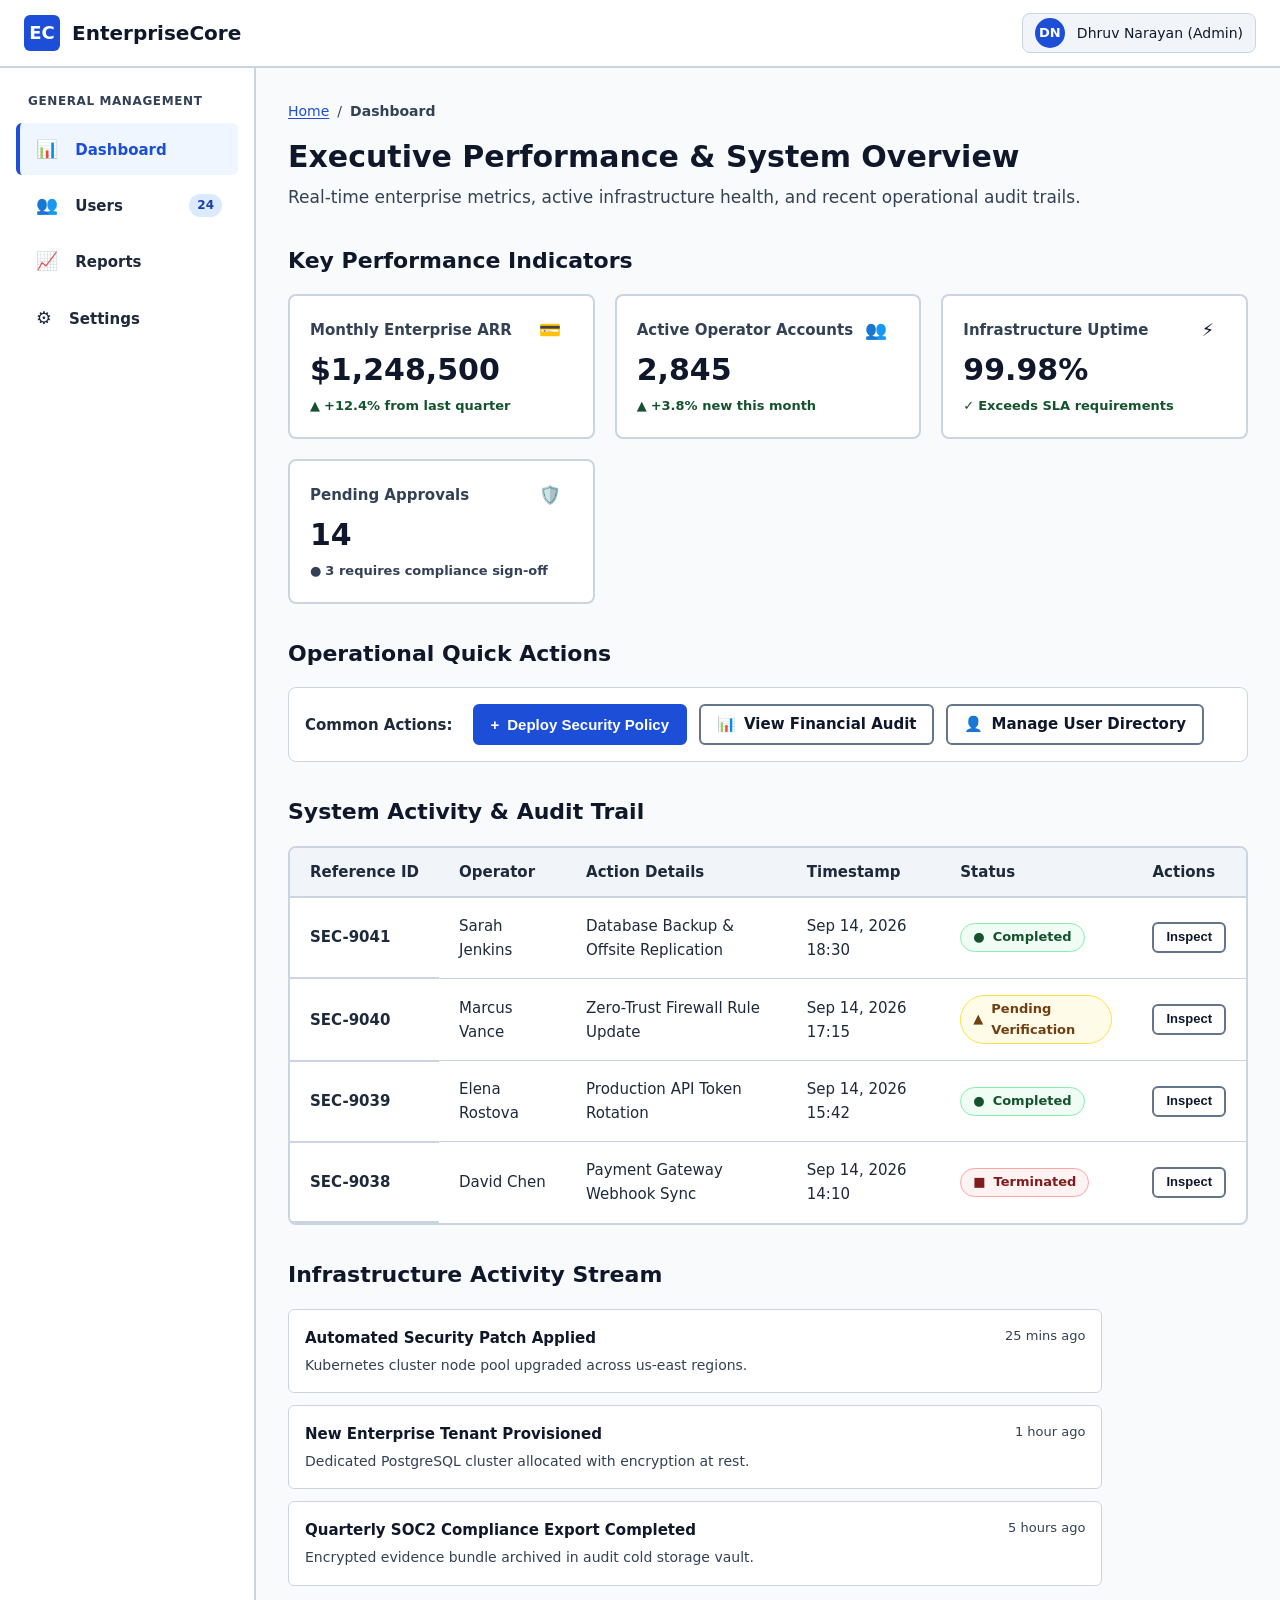
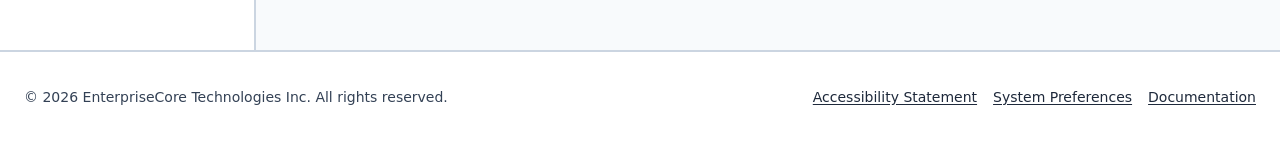
<file: index.html>
<!DOCTYPE html>
<html lang="en">
<head>
  <meta charset="UTF-8">
  <meta name="viewport" content="width=device-width, initial-scale=1.0">
  <meta name="description" content="EnterpriseCore accessible multi-page dashboard featuring high-contrast design, keyboard navigation, and WCAG 2.1 compliance.">
  <title>EnterpriseCore Dashboard | Overview</title>
  <link rel="stylesheet" href="css/style.css">
</head>
<body>
  <!-- Accessible Skip-to-Content Link -->
  <a href="#main-content" class="skip-link">Skip to main content</a>

  <div class="app-container">
    <!-- Header Landmark -->
    <header class="app-header" aria-label="Site Header">
      <div class="header-brand">
        <button type="button" 
                class="menu-toggle-btn" 
                aria-expanded="false" 
                aria-controls="sidebar-navigation" 
                aria-label="Toggle navigation menu">
          <span aria-hidden="true">☰</span>
          <span>Menu</span>
        </button>
        <a href="index.html" aria-label="EnterpriseCore Dashboard Home">
          <span class="brand-icon" aria-hidden="true">EC</span>
          <span>EnterpriseCore</span>
        </a>
      </div>

      <div class="header-actions">
        <div class="user-badge" role="group" aria-label="Current logged in administrator">
          <span class="user-avatar" aria-hidden="true">DN</span>
          <span>Dhruv Narayan (Admin)</span>
        </div>
      </div>
    </header>

    <!-- Sidebar Navigation Landmark -->
    <aside class="app-sidebar" id="sidebar-navigation" aria-label="Application Sidebar">
      <nav class="sidebar-nav" aria-labelledby="nav-general-heading">
        <h2 class="nav-heading" id="nav-general-heading">General Management</h2>
        <ul class="nav-list">
          <li>
            <a href="index.html" class="nav-link" aria-current="page" id="nav-link-dashboard">
              <span>
                <span class="nav-item-icon" aria-hidden="true">📊</span>
                <span>Dashboard</span>
              </span>
            </a>
          </li>
          <li>
            <a href="pages/users.html" class="nav-link" id="nav-link-users">
              <span>
                <span class="nav-item-icon" aria-hidden="true">👥</span>
                <span>Users</span>
              </span>
              <span class="nav-badge"><span class="sr-only">Total count: </span>24</span>
            </a>
          </li>
          <li>
            <a href="pages/reports.html" class="nav-link" id="nav-link-reports">
              <span>
                <span class="nav-item-icon" aria-hidden="true">📈</span>
                <span>Reports</span>
              </span>
            </a>
          </li>
          <li>
            <a href="pages/settings.html" class="nav-link" id="nav-link-settings">
              <span>
                <span class="nav-item-icon" aria-hidden="true">⚙️</span>
                <span>Settings</span>
              </span>
            </a>
          </li>
        </ul>
      </nav>
    </aside>

    <!-- Main Content Area Landmark -->
    <main class="app-main" id="main-content" tabindex="-1" aria-labelledby="page-title">
      <!-- Breadcrumb Navigation -->
      <nav class="breadcrumb-nav" aria-label="Breadcrumb navigation">
        <ol class="breadcrumb-list">
          <li class="breadcrumb-item"><a href="index.html">Home</a></li>
          <li class="breadcrumb-separator" aria-hidden="true">/</li>
          <li class="breadcrumb-current" aria-current="page">Dashboard</li>
        </ol>
      </nav>

      <!-- Page Header -->
      <div class="page-header">
        <h1 id="page-title" class="page-title">Executive Performance &amp; System Overview</h1>
        <p class="page-description">
          Real-time enterprise metrics, active infrastructure health, and recent operational audit trails.
        </p>
      </div>

      <!-- Dashboard Section 1: Summary Metric Cards -->
      <section class="dashboard-section" aria-labelledby="metrics-summary-heading">
        <h2 id="metrics-summary-heading" class="section-title">Key Performance Indicators</h2>
        <div class="metrics-grid">
          <article class="metric-card" aria-labelledby="metric-revenue-title">
            <div class="metric-header">
              <h3 id="metric-revenue-title" class="metric-title">Monthly Enterprise ARR</h3>
              <span class="nav-item-icon" aria-hidden="true">💳</span>
            </div>
            <p class="metric-value">$1,248,500</p>
            <div class="metric-trend is-positive">
              <span aria-hidden="true">▲</span>
              <span>+12.4% from last quarter</span>
            </div>
          </article>

          <article class="metric-card" aria-labelledby="metric-users-title">
            <div class="metric-header">
              <h3 id="metric-users-title" class="metric-title">Active Operator Accounts</h3>
              <span class="nav-item-icon" aria-hidden="true">👥</span>
            </div>
            <p class="metric-value">2,845</p>
            <div class="metric-trend is-positive">
              <span aria-hidden="true">▲</span>
              <span>+3.8% new this month</span>
            </div>
          </article>

          <article class="metric-card" aria-labelledby="metric-uptime-title">
            <div class="metric-header">
              <h3 id="metric-uptime-title" class="metric-title">Infrastructure Uptime</h3>
              <span class="nav-item-icon" aria-hidden="true">⚡</span>
            </div>
            <p class="metric-value">99.98%</p>
            <div class="metric-trend is-positive">
              <span aria-hidden="true">✓</span>
              <span>Exceeds SLA requirements</span>
            </div>
          </article>

          <article class="metric-card" aria-labelledby="metric-tickets-title">
            <div class="metric-header">
              <h3 id="metric-tickets-title" class="metric-title">Pending Approvals</h3>
              <span class="nav-item-icon" aria-hidden="true">🛡️</span>
            </div>
            <p class="metric-value">14</p>
            <div class="metric-trend is-neutral">
              <span aria-hidden="true">●</span>
              <span>3 requires compliance sign-off</span>
            </div>
          </article>
        </div>
      </section>

      <!-- Dashboard Section 2: Quick Actions -->
      <section class="dashboard-section" aria-labelledby="quick-actions-heading">
        <h2 id="quick-actions-heading" class="section-title">Operational Quick Actions</h2>
        <div class="quick-actions-bar" role="toolbar" aria-label="Dashboard quick operations">
          <span class="quick-actions-label">Common Actions:</span>
          <button type="button" 
                  class="btn btn-primary" 
                  data-modal-target="#confirmation-modal" 
                  aria-haspopup="dialog">
            <span aria-hidden="true">+</span>
            <span>Deploy Security Policy</span>
          </button>
          <a href="pages/reports.html" class="btn btn-secondary">
            <span aria-hidden="true">📊</span>
            <span>View Financial Audit</span>
          </a>
          <a href="pages/users.html" class="btn btn-secondary">
            <span aria-hidden="true">👤</span>
            <span>Manage User Directory</span>
          </a>
        </div>
      </section>

      <!-- Dashboard Section 3: Data Table -->
      <section class="dashboard-section" aria-labelledby="audit-table-heading">
        <h2 id="audit-table-heading" class="section-title">System Activity &amp; Audit Trail</h2>
        <div class="table-wrapper">
          <section class="table-responsive-container" 
                   aria-label="Recent Enterprise Transactions and Audit Records" 
                   tabindex="0">
            <table class="data-table">
              <caption class="sr-only">Recent Enterprise Transactions and Audit Records</caption>
              <thead>
                <tr>
                  <th scope="col">Reference ID</th>
                  <th scope="col">Operator</th>
                  <th scope="col">Action Details</th>
                  <th scope="col">Timestamp</th>
                  <th scope="col">Status</th>
                  <th scope="col">Actions</th>
                </tr>
              </thead>
              <tbody>
                <tr>
                  <th scope="row">SEC-9041</th>
                  <td>Sarah Jenkins</td>
                  <td>Database Backup &amp; Offsite Replication</td>
                  <td><time datetime="2026-09-14T18:30:00Z">Sep 14, 2026 18:30</time></td>
                  <td>
                    <span class="status-badge is-active">
                      <span aria-hidden="true">●</span>
                      <span>Completed</span>
                    </span>
                  </td>
                  <td>
                    <button type="button" 
                            class="btn btn-secondary btn-sm" 
                            data-modal-target="#confirmation-modal" 
                            aria-label="View security record SEC-9041 details">
                      Inspect
                    </button>
                  </td>
                </tr>
                <tr>
                  <th scope="row">SEC-9040</th>
                  <td>Marcus Vance</td>
                  <td>Zero-Trust Firewall Rule Update</td>
                  <td><time datetime="2026-09-14T17:15:00Z">Sep 14, 2026 17:15</time></td>
                  <td>
                    <span class="status-badge is-pending">
                      <span aria-hidden="true">▲</span>
                      <span>Pending Verification</span>
                    </span>
                  </td>
                  <td>
                    <button type="button" 
                            class="btn btn-secondary btn-sm" 
                            data-modal-target="#confirmation-modal" 
                            aria-label="View security record SEC-9040 details">
                      Inspect
                    </button>
                  </td>
                </tr>
                <tr>
                  <th scope="row">SEC-9039</th>
                  <td>Elena Rostova</td>
                  <td>Production API Token Rotation</td>
                  <td><time datetime="2026-09-14T15:42:00Z">Sep 14, 2026 15:42</time></td>
                  <td>
                    <span class="status-badge is-active">
                      <span aria-hidden="true">●</span>
                      <span>Completed</span>
                    </span>
                  </td>
                  <td>
                    <button type="button" 
                            class="btn btn-secondary btn-sm" 
                            data-modal-target="#confirmation-modal" 
                            aria-label="View security record SEC-9039 details">
                      Inspect
                    </button>
                  </td>
                </tr>
                <tr>
                  <th scope="row">SEC-9038</th>
                  <td>David Chen</td>
                  <td>Payment Gateway Webhook Sync</td>
                  <td><time datetime="2026-09-14T14:10:00Z">Sep 14, 2026 14:10</time></td>
                  <td>
                    <span class="status-badge is-inactive">
                      <span aria-hidden="true">■</span>
                      <span>Terminated</span>
                    </span>
                  </td>
                  <td>
                    <button type="button" 
                            class="btn btn-secondary btn-sm" 
                            data-modal-target="#confirmation-modal" 
                            aria-label="View security record SEC-9038 details">
                      Inspect
                    </button>
                  </td>
                </tr>
              </tbody>
            </table>
          </section>
        </div>
      </section>

      <!-- Dashboard Section 4: Recent Activity Feed -->
      <section class="dashboard-section" aria-labelledby="activity-stream-heading">
        <h2 id="activity-stream-heading" class="section-title">Infrastructure Activity Stream</h2>
        <ul class="activity-feed">
          <li class="activity-item">
            <div class="activity-content">
              <h3 class="activity-title">Automated Security Patch Applied</h3>
              <p class="activity-desc">Kubernetes cluster node pool upgraded across us-east regions.</p>
            </div>
            <time class="activity-time" datetime="2026-09-14T19:00:00Z">25 mins ago</time>
          </li>
          <li class="activity-item">
            <div class="activity-content">
              <h3 class="activity-title">New Enterprise Tenant Provisioned</h3>
              <p class="activity-desc">Dedicated PostgreSQL cluster allocated with encryption at rest.</p>
            </div>
            <time class="activity-time" datetime="2026-09-14T17:45:00Z">1 hour ago</time>
          </li>
          <li class="activity-item">
            <div class="activity-content">
              <h3 class="activity-title">Quarterly SOC2 Compliance Export Completed</h3>
              <p class="activity-desc">Encrypted evidence bundle archived in audit cold storage vault.</p>
            </div>
            <time class="activity-time" datetime="2026-09-14T14:20:00Z">5 hours ago</time>
          </li>
        </ul>
      </section>
    </main>

    <!-- Footer Landmark -->
    <footer class="app-footer" aria-label="Site Footer">
      <div>
        <p>&copy; 2026 EnterpriseCore Technologies Inc. All rights reserved.</p>
      </div>
      <nav aria-label="Footer links navigation">
        <ul class="footer-links">
          <li><a href="docs/accessibility.md">Accessibility Statement</a></li>
          <li><a href="pages/settings.html">System Preferences</a></li>
          <li><a href="README.md">Documentation</a></li>
        </ul>
      </nav>
    </footer>
  </div>

  <!-- Native Accessible Confirmation Modal -->
  <dialog id="confirmation-modal" 
          class="modal-dialog" 
          aria-labelledby="modal-title-main" 
          aria-describedby="modal-desc-main">
    <div class="modal-content">
      <div class="modal-header">
        <h2 id="modal-title-main" class="modal-title">Confirm Administrative Action</h2>
        <button type="button" 
                class="modal-close-btn" 
                data-modal-close 
                aria-label="Close dialog window">
          <span aria-hidden="true">&times;</span>
        </button>
      </div>
      <div class="modal-body">
        <p id="modal-desc-main">
          You are initiating a system modification. This operation requires elevated administrator permissions and will be logged in the immutable audit registry.
        </p>
        <p>Would you like to authorize this request now?</p>
      </div>
      <div class="modal-footer">
        <button type="button" class="btn btn-secondary" data-modal-close>
          Cancel
        </button>
        <button type="button" class="btn btn-primary" data-modal-close>
          Authorize &amp; Proceed
        </button>
      </div>
    </div>
  </dialog>

  <!-- Scripts -->
  <script src="js/navigation.js"></script>
  <script src="js/modal.js"></script>
</body>
</html>
</file>
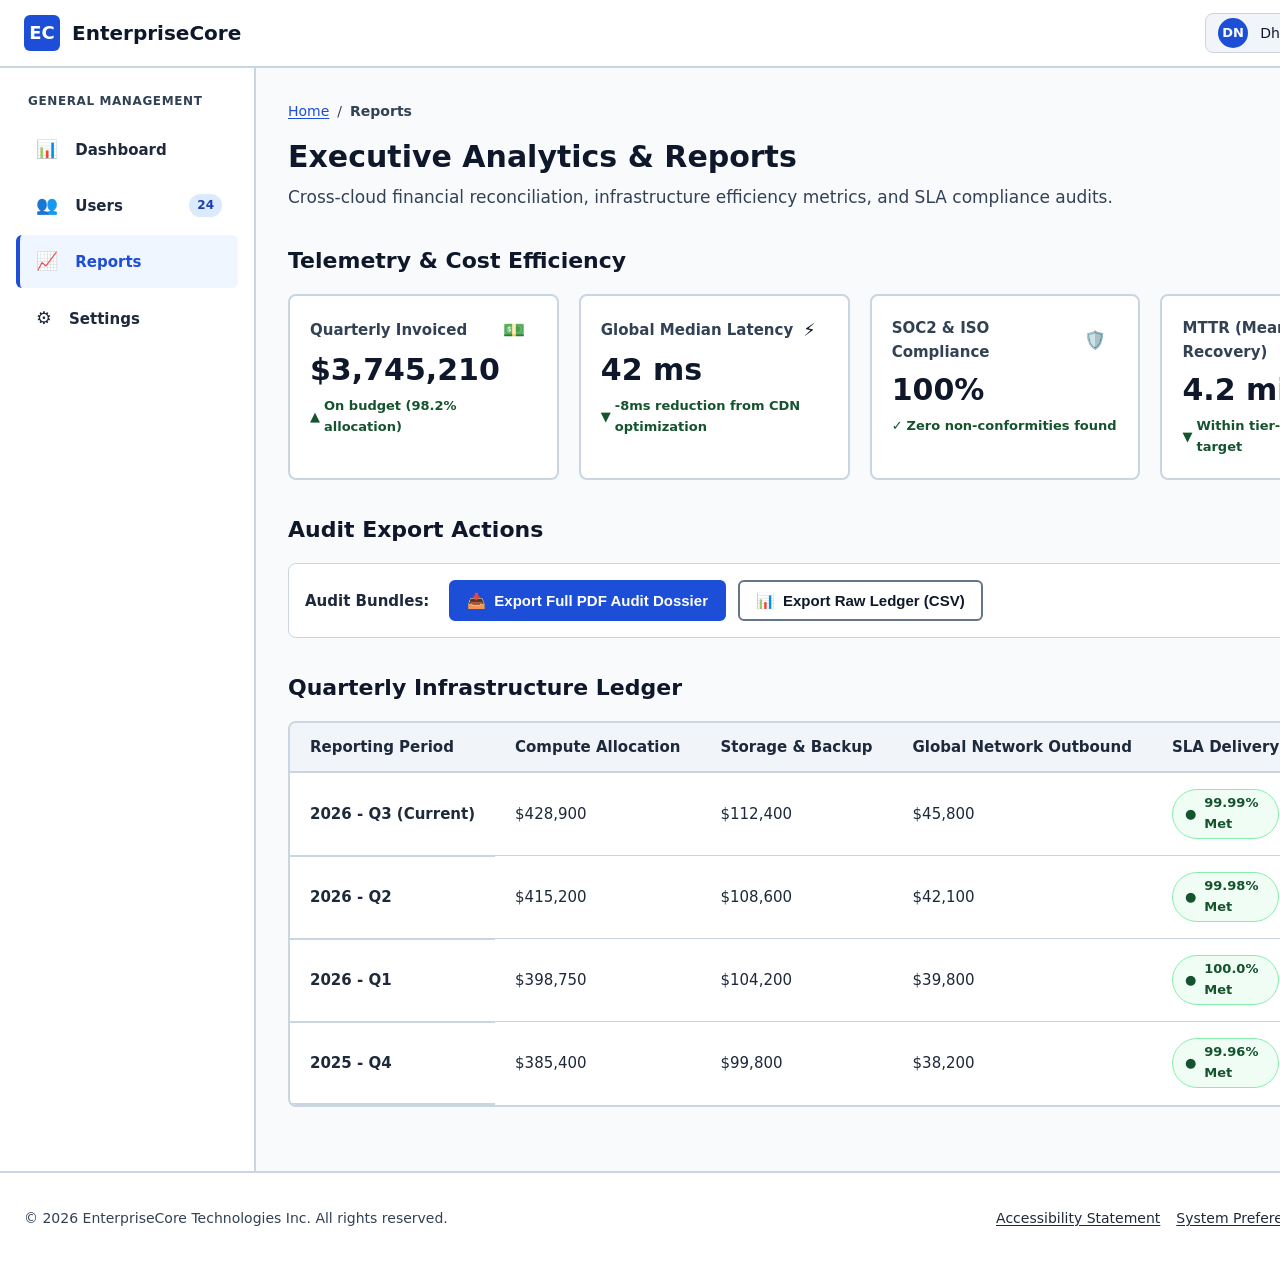
<file: pages/reports.html>
<!DOCTYPE html>
<html lang="en">
<head>
  <meta charset="UTF-8">
  <meta name="viewport" content="width=device-width, initial-scale=1.0">
  <meta name="description" content="View financial audits, performance benchmarks, and compliance reporting with WCAG 2.1 accessible tables and metrics.">
  <title>EnterpriseCore | Analytics &amp; Reports</title>
  <link rel="stylesheet" href="../css/style.css">
</head>
<body>
  <!-- Accessible Skip-to-Content Link -->
  <a href="#main-content" class="skip-link">Skip to main content</a>

  <div class="app-container">
    <!-- Header Landmark -->
    <header class="app-header" aria-label="Site Header">
      <div class="header-brand">
        <button type="button" 
                class="menu-toggle-btn" 
                aria-expanded="false" 
                aria-controls="sidebar-navigation" 
                aria-label="Toggle navigation menu">
          <span aria-hidden="true">☰</span>
          <span>Menu</span>
        </button>
        <a href="../index.html" aria-label="EnterpriseCore Dashboard Home">
          <span class="brand-icon" aria-hidden="true">EC</span>
          <span>EnterpriseCore</span>
        </a>
      </div>

      <div class="header-actions">
        <div class="user-badge" role="group" aria-label="Current logged in administrator">
          <span class="user-avatar" aria-hidden="true">DN</span>
          <span>Dhruv Narayan (Admin)</span>
        </div>
      </div>
    </header>

    <!-- Sidebar Navigation Landmark -->
    <aside class="app-sidebar" id="sidebar-navigation" aria-label="Application Sidebar">
      <nav class="sidebar-nav" aria-labelledby="nav-general-heading">
        <h2 class="nav-heading" id="nav-general-heading">General Management</h2>
        <ul class="nav-list">
          <li>
            <a href="../index.html" class="nav-link" id="nav-link-dashboard">
              <span>
                <span class="nav-item-icon" aria-hidden="true">📊</span>
                <span>Dashboard</span>
              </span>
            </a>
          </li>
          <li>
            <a href="users.html" class="nav-link" id="nav-link-users">
              <span>
                <span class="nav-item-icon" aria-hidden="true">👥</span>
                <span>Users</span>
              </span>
              <span class="nav-badge"><span class="sr-only">Total count: </span>24</span>
            </a>
          </li>
          <li>
            <a href="reports.html" class="nav-link" aria-current="page" id="nav-link-reports">
              <span>
                <span class="nav-item-icon" aria-hidden="true">📈</span>
                <span>Reports</span>
              </span>
            </a>
          </li>
          <li>
            <a href="settings.html" class="nav-link" id="nav-link-settings">
              <span>
                <span class="nav-item-icon" aria-hidden="true">⚙️</span>
                <span>Settings</span>
              </span>
            </a>
          </li>
        </ul>
      </nav>
    </aside>

    <!-- Main Content Area Landmark -->
    <main class="app-main" id="main-content" tabindex="-1" aria-labelledby="page-title">
      <!-- Breadcrumb Navigation -->
      <nav class="breadcrumb-nav" aria-label="Breadcrumb navigation">
        <ol class="breadcrumb-list">
          <li class="breadcrumb-item"><a href="../index.html">Home</a></li>
          <li class="breadcrumb-separator" aria-hidden="true">/</li>
          <li class="breadcrumb-current" aria-current="page">Reports</li>
        </ol>
      </nav>

      <!-- Page Header -->
      <div class="page-header">
        <h1 id="page-title" class="page-title">Executive Analytics &amp; Reports</h1>
        <p class="page-description">
          Cross-cloud financial reconciliation, infrastructure efficiency metrics, and SLA compliance audits.
        </p>
      </div>

      <!-- Report KPI Cards -->
      <section class="dashboard-section" aria-labelledby="financial-metrics-heading">
        <h2 id="financial-metrics-heading" class="section-title">Telemetry &amp; Cost Efficiency</h2>
        <div class="metrics-grid">
          <article class="metric-card" aria-labelledby="rep-metric-invoiced">
            <div class="metric-header">
              <h3 id="rep-metric-invoiced" class="metric-title">Quarterly Invoiced</h3>
              <span class="nav-item-icon" aria-hidden="true">💵</span>
            </div>
            <p class="metric-value">$3,745,210</p>
            <div class="metric-trend is-positive">
              <span aria-hidden="true">▲</span>
              <span>On budget (98.2% allocation)</span>
            </div>
          </article>

          <article class="metric-card" aria-labelledby="rep-metric-latency">
            <div class="metric-header">
              <h3 id="rep-metric-latency" class="metric-title">Global Median Latency</h3>
              <span class="nav-item-icon" aria-hidden="true">⚡</span>
            </div>
            <p class="metric-value">42 ms</p>
            <div class="metric-trend is-positive">
              <span aria-hidden="true">▼</span>
              <span>-8ms reduction from CDN optimization</span>
            </div>
          </article>

          <article class="metric-card" aria-labelledby="rep-metric-compliance">
            <div class="metric-header">
              <h3 id="rep-metric-compliance" class="metric-title">SOC2 &amp; ISO Compliance</h3>
              <span class="nav-item-icon" aria-hidden="true">🛡️</span>
            </div>
            <p class="metric-value">100%</p>
            <div class="metric-trend is-positive">
              <span aria-hidden="true">✓</span>
              <span>Zero non-conformities found</span>
            </div>
          </article>

          <article class="metric-card" aria-labelledby="rep-metric-incidents">
            <div class="metric-header">
              <h3 id="rep-metric-incidents" class="metric-title">MTTR (Mean Time to Recovery)</h3>
              <span class="nav-item-icon" aria-hidden="true">⏱️</span>
            </div>
            <p class="metric-value">4.2 mins</p>
            <div class="metric-trend is-positive">
              <span aria-hidden="true">▼</span>
              <span>Within tier-1 resilience target</span>
            </div>
          </article>
        </div>
      </section>

      <!-- Export & Generation Toolbar -->
      <section class="dashboard-section" aria-labelledby="reports-actions-heading">
        <h2 id="reports-actions-heading" class="section-title">Audit Export Actions</h2>
        <div class="quick-actions-bar" role="toolbar" aria-label="Report export tools">
          <span class="quick-actions-label">Audit Bundles:</span>
          <button type="button" 
                  class="btn btn-primary" 
                  data-modal-target="#export-modal" 
                  aria-haspopup="dialog">
            <span aria-hidden="true">📥</span>
            <span>Export Full PDF Audit Dossier</span>
          </button>
          <button type="button" 
                  class="btn btn-secondary" 
                  data-modal-target="#export-modal" 
                  aria-haspopup="dialog">
            <span aria-hidden="true">📊</span>
            <span>Export Raw Ledger (CSV)</span>
          </button>
        </div>
      </section>

      <!-- Data Table: Financial Reports -->
      <section class="dashboard-section" aria-labelledby="financial-table-heading">
        <h2 id="financial-table-heading" class="section-title">Quarterly Infrastructure Ledger</h2>
        <div class="table-wrapper">
          <section class="table-responsive-container" 
                   aria-label="Quarterly Financial and Operational Audit Breakdown Table" 
                   tabindex="0">
            <table class="data-table">
              <caption class="sr-only">Quarterly Financial and Operational Audit Breakdown Table</caption>
              <thead>
                <tr>
                  <th scope="col">Reporting Period</th>
                  <th scope="col">Compute Allocation</th>
                  <th scope="col">Storage &amp; Backup</th>
                  <th scope="col">Global Network Outbound</th>
                  <th scope="col">SLA Delivery</th>
                  <th scope="col">Actions</th>
                </tr>
              </thead>
              <tbody>
                <tr>
                  <th scope="row">2026 - Q3 (Current)</th>
                  <td>$428,900</td>
                  <td>$112,400</td>
                  <td>$45,800</td>
                  <td>
                    <span class="status-badge is-active">
                      <span aria-hidden="true">●</span>
                      <span>99.99% Met</span>
                    </span>
                  </td>
                  <td>
                    <button type="button" 
                            class="btn btn-secondary btn-sm" 
                            data-modal-target="#export-modal" 
                            aria-label="Download audit report for 2026 Q3">
                      Download
                    </button>
                  </td>
                </tr>
                <tr>
                  <th scope="row">2026 - Q2</th>
                  <td>$415,200</td>
                  <td>$108,600</td>
                  <td>$42,100</td>
                  <td>
                    <span class="status-badge is-active">
                      <span aria-hidden="true">●</span>
                      <span>99.98% Met</span>
                    </span>
                  </td>
                  <td>
                    <button type="button" 
                            class="btn btn-secondary btn-sm" 
                            data-modal-target="#export-modal" 
                            aria-label="Download audit report for 2026 Q2">
                      Download
                    </button>
                  </td>
                </tr>
                <tr>
                  <th scope="row">2026 - Q1</th>
                  <td>$398,750</td>
                  <td>$104,200</td>
                  <td>$39,800</td>
                  <td>
                    <span class="status-badge is-active">
                      <span aria-hidden="true">●</span>
                      <span>100.0% Met</span>
                    </span>
                  </td>
                  <td>
                    <button type="button" 
                            class="btn btn-secondary btn-sm" 
                            data-modal-target="#export-modal" 
                            aria-label="Download audit report for 2026 Q1">
                      Download
                    </button>
                  </td>
                </tr>
                <tr>
                  <th scope="row">2025 - Q4</th>
                  <td>$385,400</td>
                  <td>$99,800</td>
                  <td>$38,200</td>
                  <td>
                    <span class="status-badge is-active">
                      <span aria-hidden="true">●</span>
                      <span>99.96% Met</span>
                    </span>
                  </td>
                  <td>
                    <button type="button" 
                            class="btn btn-secondary btn-sm" 
                            data-modal-target="#export-modal" 
                            aria-label="Download audit report for 2025 Q4">
                      Download
                    </button>
                  </td>
                </tr>
              </tbody>
            </table>
          </section>
        </div>
      </section>
    </main>

    <!-- Footer Landmark -->
    <footer class="app-footer" aria-label="Site Footer">
      <div>
        <p>&copy; 2026 EnterpriseCore Technologies Inc. All rights reserved.</p>
      </div>
      <nav aria-label="Footer links navigation">
        <ul class="footer-links">
          <li><a href="../docs/accessibility.md">Accessibility Statement</a></li>
          <li><a href="settings.html">System Preferences</a></li>
          <li><a href="../README.md">Documentation</a></li>
        </ul>
      </nav>
    </footer>
  </div>

  <!-- Native Accessible Export Confirmation Modal -->
  <dialog id="export-modal" 
          class="modal-dialog" 
          aria-labelledby="modal-export-title" 
          aria-describedby="modal-export-desc">
    <div class="modal-content">
      <div class="modal-header">
        <h2 id="modal-export-title" class="modal-title">Export Compliance Records</h2>
        <button type="button" 
                class="modal-close-btn" 
                data-modal-close 
                aria-label="Close export dialog">
          <span aria-hidden="true">&times;</span>
        </button>
      </div>
      <div class="modal-body">
        <p id="modal-export-desc">
          You have requested an export of encrypted compliance records. The generated package contains confidential financial ledger statements.
        </p>
        <p>Would you like to initiate secure compilation and download?</p>
      </div>
      <div class="modal-footer">
        <button type="button" class="btn btn-secondary" data-modal-close>
          Cancel
        </button>
        <button type="button" class="btn btn-primary" data-modal-close>
          Compile &amp; Download
        </button>
      </div>
    </div>
  </dialog>

  <!-- Scripts -->
  <script src="../js/navigation.js"></script>
  <script src="../js/modal.js"></script>
</body>
</html>
</file>
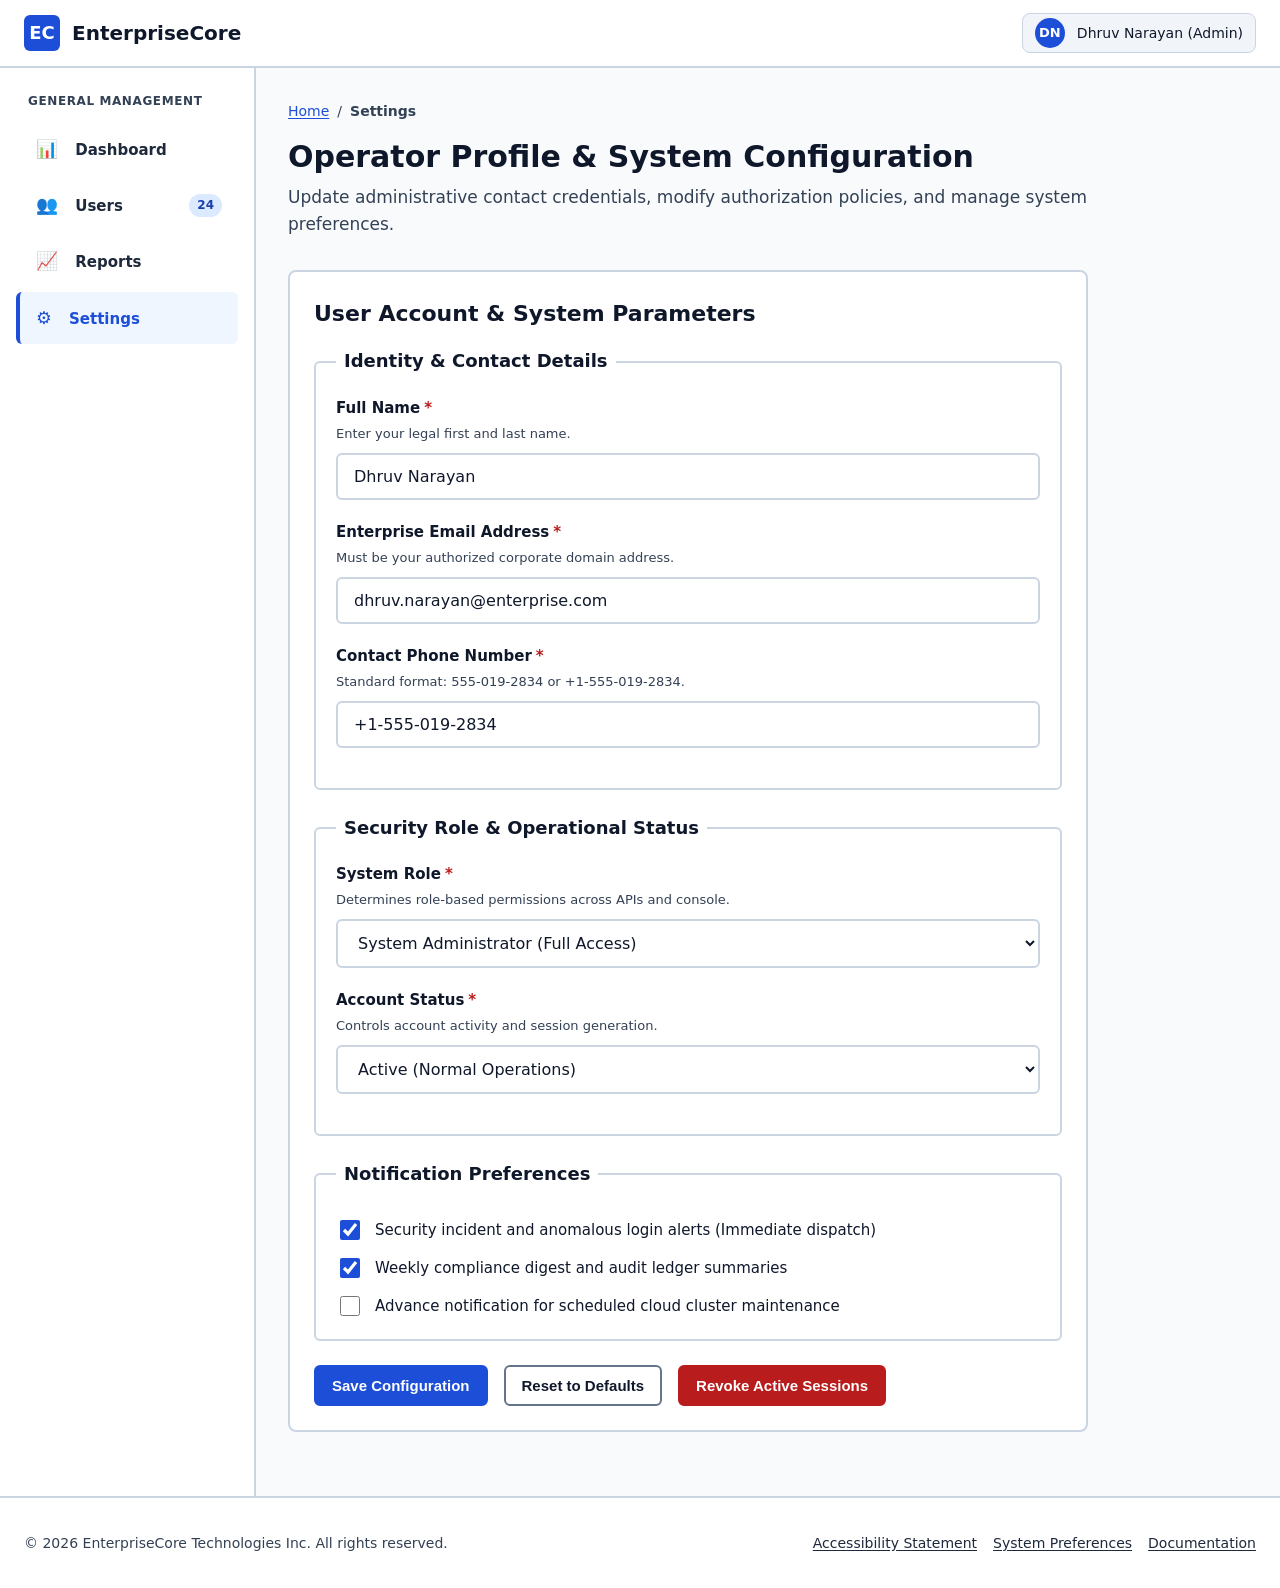
<file: pages/settings.html>
<!DOCTYPE html>
<html lang="en">
<head>
  <meta charset="UTF-8">
  <meta name="viewport" content="width=device-width, initial-scale=1.0">
  <meta name="description" content="Configure enterprise operator profile, credentials, role-based security settings, and notifications with accessible WCAG 2.1 forms.">
  <title>EnterpriseCore | Profile &amp; System Settings</title>
  <link rel="stylesheet" href="../css/style.css">
</head>
<body>
  <!-- Accessible Skip-to-Content Link -->
  <a href="#main-content" class="skip-link">Skip to main content</a>

  <div class="app-container">
    <!-- Header Landmark -->
    <header class="app-header" aria-label="Site Header">
      <div class="header-brand">
        <button type="button" 
                class="menu-toggle-btn" 
                aria-expanded="false" 
                aria-controls="sidebar-navigation" 
                aria-label="Toggle navigation menu">
          <span aria-hidden="true">☰</span>
          <span>Menu</span>
        </button>
        <a href="../index.html" aria-label="EnterpriseCore Dashboard Home">
          <span class="brand-icon" aria-hidden="true">EC</span>
          <span>EnterpriseCore</span>
        </a>
      </div>

      <div class="header-actions">
        <div class="user-badge" role="group" aria-label="Current logged in administrator">
          <span class="user-avatar" aria-hidden="true">DN</span>
          <span>Dhruv Narayan (Admin)</span>
        </div>
      </div>
    </header>

    <!-- Sidebar Navigation Landmark -->
    <aside class="app-sidebar" id="sidebar-navigation" aria-label="Application Sidebar">
      <nav class="sidebar-nav" aria-labelledby="nav-general-heading">
        <h2 class="nav-heading" id="nav-general-heading">General Management</h2>
        <ul class="nav-list">
          <li>
            <a href="../index.html" class="nav-link" id="nav-link-dashboard">
              <span>
                <span class="nav-item-icon" aria-hidden="true">📊</span>
                <span>Dashboard</span>
              </span>
            </a>
          </li>
          <li>
            <a href="users.html" class="nav-link" id="nav-link-users">
              <span>
                <span class="nav-item-icon" aria-hidden="true">👥</span>
                <span>Users</span>
              </span>
              <span class="nav-badge"><span class="sr-only">Total count: </span>24</span>
            </a>
          </li>
          <li>
            <a href="reports.html" class="nav-link" id="nav-link-reports">
              <span>
                <span class="nav-item-icon" aria-hidden="true">📈</span>
                <span>Reports</span>
              </span>
            </a>
          </li>
          <li>
            <a href="settings.html" class="nav-link" aria-current="page" id="nav-link-settings">
              <span>
                <span class="nav-item-icon" aria-hidden="true">⚙️</span>
                <span>Settings</span>
              </span>
            </a>
          </li>
        </ul>
      </nav>
    </aside>

    <!-- Main Content Area Landmark -->
    <main class="app-main" id="main-content" tabindex="-1" aria-labelledby="page-title">
      <!-- Breadcrumb Navigation -->
      <nav class="breadcrumb-nav" aria-label="Breadcrumb navigation">
        <ol class="breadcrumb-list">
          <li class="breadcrumb-item"><a href="../index.html">Home</a></li>
          <li class="breadcrumb-separator" aria-hidden="true">/</li>
          <li class="breadcrumb-current" aria-current="page">Settings</li>
        </ol>
      </nav>

      <!-- Page Header -->
      <div class="page-header">
        <h1 id="page-title" class="page-title">Operator Profile &amp; System Configuration</h1>
        <p class="page-description">
          Update administrative contact credentials, modify authorization policies, and manage system preferences.
        </p>
      </div>

      <!-- Accessible Form Section -->
      <section class="form-card" aria-labelledby="form-card-title">
        <h2 id="form-card-title" class="section-title">User Account &amp; System Parameters</h2>

        <!-- Accessible Error Summary Banner (Appears on invalid submit, keyboard focusable) -->
        <div class="error-summary" 
             tabindex="-1" 
             role="alert" 
             aria-labelledby="summary-title">
          <h3 id="summary-title" class="error-summary-title">There is a problem with your submission</h3>
          <ul class="error-summary-list">
            <!-- Dynamically populated with jump links to invalid fields -->
          </ul>
        </div>

        <!-- Accessible Success Banner -->
        <div class="success-banner" 
             tabindex="-1" 
             role="status" 
             aria-live="polite">
          <span aria-hidden="true">✓</span>
          <span>Your configuration settings have been successfully validated and saved to the cluster.</span>
        </div>

        <!-- The Settings Form -->
        <form id="settings-form" data-validate="true" method="post" action="#">

          <!-- Fieldset 1: Identity & Contact -->
          <fieldset class="form-fieldset">
            <legend class="form-legend">Identity &amp; Contact Details</legend>

            <!-- Name -->
            <div class="form-group">
              <label for="user-name" class="form-label">
                Full Name <span class="required-indicator" aria-hidden="true">*</span>
              </label>
              <p id="user-name-hint" class="form-hint">Enter your legal first and last name.</p>
              <input type="text" 
                     id="user-name" 
                     name="userName" 
                     class="form-control" 
                     value="Dhruv Narayan"
                     required 
                     minlength="2" 
                     maxlength="60" 
                     autocomplete="name" 
                     aria-describedby="user-name-hint user-name-error">
              <span id="user-name-error" class="form-error" role="alert"></span>
            </div>

            <!-- Email -->
            <div class="form-group">
              <label for="user-email" class="form-label">
                Enterprise Email Address <span class="required-indicator" aria-hidden="true">*</span>
              </label>
              <p id="user-email-hint" class="form-hint">Must be your authorized corporate domain address.</p>
              <input type="email" 
                     id="user-email" 
                     name="userEmail" 
                     class="form-control" 
                     value="dhruv.narayan@enterprise.com"
                     required 
                     autocomplete="email" 
                     aria-describedby="user-email-hint user-email-error">
              <span id="user-email-error" class="form-error" role="alert"></span>
            </div>

            <!-- Phone -->
            <div class="form-group">
              <label for="user-phone" class="form-label">
                Contact Phone Number <span class="required-indicator" aria-hidden="true">*</span>
              </label>
              <p id="user-phone-hint" class="form-hint">Standard format: 555-019-2834 or +1-555-019-2834.</p>
              <input type="tel" 
                     id="user-phone" 
                     name="userPhone" 
                     class="form-control" 
                     value="+1-555-019-2834"
                     required 
                     pattern="^(\+?[0-9]{1,3}[-.\s]?)?(\(?[0-9]{3}\)?[-.\s]?)?[0-9]{3}[-.\s]?[0-9]{4}$" 
                     autocomplete="tel" 
                     aria-describedby="user-phone-hint user-phone-error">
              <span id="user-phone-error" class="form-error" role="alert"></span>
            </div>
          </fieldset>

          <!-- Fieldset 2: Role & Status -->
          <fieldset class="form-fieldset">
            <legend class="form-legend">Security Role &amp; Operational Status</legend>

            <!-- Role -->
            <div class="form-group">
              <label for="user-role" class="form-label">
                System Role <span class="required-indicator" aria-hidden="true">*</span>
              </label>
              <p id="user-role-hint" class="form-hint">Determines role-based permissions across APIs and console.</p>
              <select id="user-role" 
                      name="userRole" 
                      class="form-control" 
                      required 
                      aria-describedby="user-role-hint user-role-error">
                <option value="">-- Please select an authorization role --</option>
                <option value="administrator" selected>System Administrator (Full Access)</option>
                <option value="compliance-officer">Compliance &amp; Security Auditor</option>
                <option value="data-analyst">Data Analyst (Read &amp; Export Only)</option>
                <option value="operator">Operations Specialist</option>
              </select>
              <span id="user-role-error" class="form-error" role="alert"></span>
            </div>

            <!-- Status -->
            <div class="form-group">
              <label for="user-status" class="form-label">
                Account Status <span class="required-indicator" aria-hidden="true">*</span>
              </label>
              <p id="user-status-hint" class="form-hint">Controls account activity and session generation.</p>
              <select id="user-status" 
                      name="userStatus" 
                      class="form-control" 
                      required 
                      aria-describedby="user-status-hint user-status-error">
                <option value="">-- Please select account status --</option>
                <option value="active" selected>Active (Normal Operations)</option>
                <option value="pending">Pending Approval / Provisioning</option>
                <option value="suspended">Suspended / Inactive</option>
              </select>
              <span id="user-status-error" class="form-error" role="alert"></span>
            </div>
          </fieldset>

          <!-- Fieldset 3: Notification Preferences -->
          <fieldset class="form-fieldset">
            <legend class="form-legend">Notification Preferences</legend>
            <div class="choice-group">
              <label class="choice-label">
                <input type="checkbox" name="notifySecurity" checked>
                <span>Security incident and anomalous login alerts (Immediate dispatch)</span>
              </label>
              <label class="choice-label">
                <input type="checkbox" name="notifyAudit" checked>
                <span>Weekly compliance digest and audit ledger summaries</span>
              </label>
              <label class="choice-label">
                <input type="checkbox" name="notifyMaintenance">
                <span>Advance notification for scheduled cloud cluster maintenance</span>
              </label>
            </div>
          </fieldset>

          <!-- Action Buttons -->
          <div class="form-actions">
            <button type="submit" class="btn btn-primary" id="save-settings-btn">
              <span>Save Configuration</span>
            </button>
            <button type="reset" class="btn btn-secondary" id="reset-settings-btn">
              <span>Reset to Defaults</span>
            </button>
            <button type="button" 
                    class="btn btn-danger" 
                    data-modal-target="#revoke-modal" 
                    aria-haspopup="dialog">
              <span>Revoke Active Sessions</span>
            </button>
          </div>
        </form>
      </section>
    </main>

    <!-- Footer Landmark -->
    <footer class="app-footer" aria-label="Site Footer">
      <div>
        <p>&copy; 2026 EnterpriseCore Technologies Inc. All rights reserved.</p>
      </div>
      <nav aria-label="Footer links navigation">
        <ul class="footer-links">
          <li><a href="../docs/accessibility.md">Accessibility Statement</a></li>
          <li><a href="settings.html">System Preferences</a></li>
          <li><a href="../README.md">Documentation</a></li>
        </ul>
      </nav>
    </footer>
  </div>

  <!-- Native Accessible Confirmation Modal for Revoking Sessions -->
  <dialog id="revoke-modal" 
          class="modal-dialog" 
          aria-labelledby="modal-revoke-title" 
          aria-describedby="modal-revoke-desc">
    <div class="modal-content">
      <div class="modal-header">
        <h2 id="modal-revoke-title" class="modal-title">Revoke All Active Sessions</h2>
        <button type="button" 
                class="modal-close-btn" 
                data-modal-close 
                aria-label="Close session revocation dialog">
          <span aria-hidden="true">&times;</span>
        </button>
      </div>
      <div class="modal-body">
        <p id="modal-revoke-desc">
          This will immediately invalidate all active JWT tokens, OAuth tokens, and authenticated browser cookies across all logged-in devices.
        </p>
        <p>You will be required to re-authenticate with your hardware MFA security key.</p>
      </div>
      <div class="modal-footer">
        <button type="button" class="btn btn-secondary" data-modal-close>
          Cancel
        </button>
        <button type="button" class="btn btn-danger" data-modal-close>
          Revoke Sessions Now
        </button>
      </div>
    </div>
  </dialog>

  <!-- Scripts -->
  <script src="../js/navigation.js"></script>
  <script src="../js/modal.js"></script>
  <script src="../js/validation.js"></script>
</body>
</html>
</file>
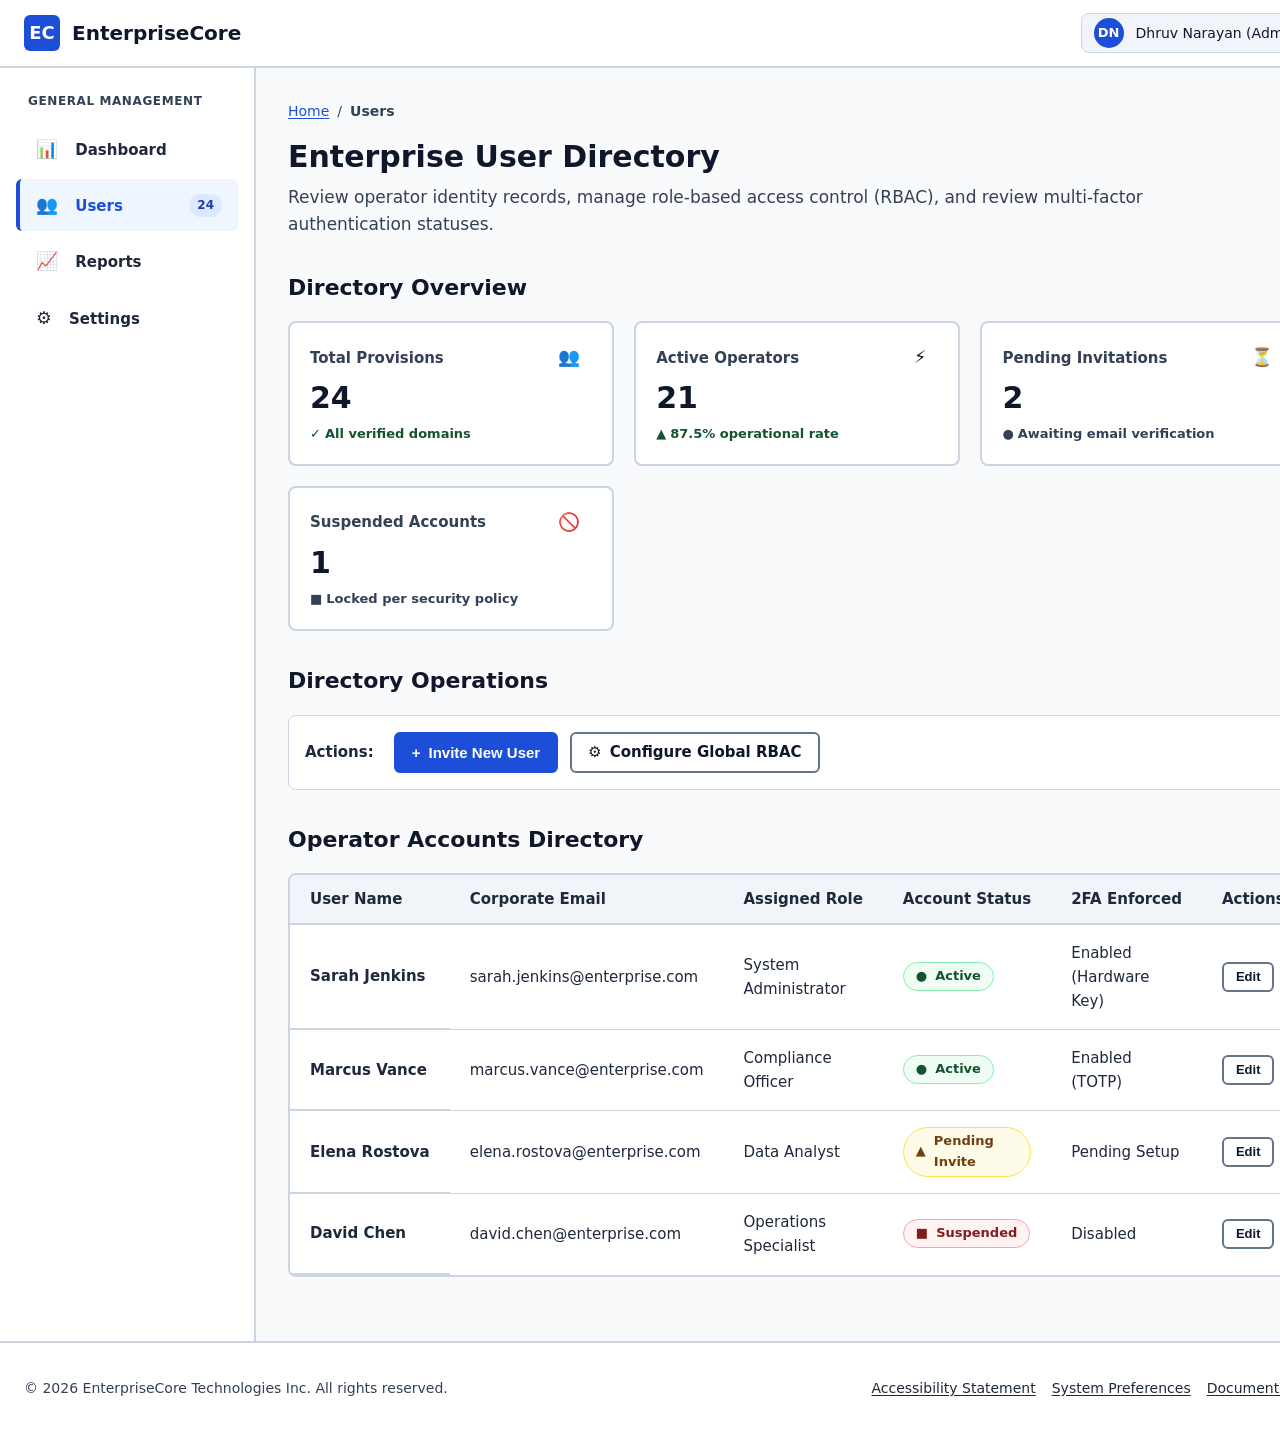
<file: pages/users.html>
<!DOCTYPE html>
<html lang="en">
<head>
  <meta charset="UTF-8">
  <meta name="viewport" content="width=device-width, initial-scale=1.0">
  <meta name="description" content="Manage enterprise users, access roles, security tiers, and account statuses with full keyboard accessibility.">
  <title>EnterpriseCore | User Management</title>
  <link rel="stylesheet" href="../css/style.css">
</head>
<body>
  <!-- Accessible Skip-to-Content Link -->
  <a href="#main-content" class="skip-link">Skip to main content</a>

  <div class="app-container">
    <!-- Header Landmark -->
    <header class="app-header" aria-label="Site Header">
      <div class="header-brand">
        <button type="button" 
                class="menu-toggle-btn" 
                aria-expanded="false" 
                aria-controls="sidebar-navigation" 
                aria-label="Toggle navigation menu">
          <span aria-hidden="true">☰</span>
          <span>Menu</span>
        </button>
        <a href="../index.html" aria-label="EnterpriseCore Dashboard Home">
          <span class="brand-icon" aria-hidden="true">EC</span>
          <span>EnterpriseCore</span>
        </a>
      </div>

      <div class="header-actions">
        <div class="user-badge" role="group" aria-label="Current logged in administrator">
          <span class="user-avatar" aria-hidden="true">DN</span>
          <span>Dhruv Narayan (Admin)</span>
        </div>
      </div>
    </header>

    <!-- Sidebar Navigation Landmark -->
    <aside class="app-sidebar" id="sidebar-navigation" aria-label="Application Sidebar">
      <nav class="sidebar-nav" aria-labelledby="nav-general-heading">
        <h2 class="nav-heading" id="nav-general-heading">General Management</h2>
        <ul class="nav-list">
          <li>
            <a href="../index.html" class="nav-link" id="nav-link-dashboard">
              <span>
                <span class="nav-item-icon" aria-hidden="true">📊</span>
                <span>Dashboard</span>
              </span>
            </a>
          </li>
          <li>
            <a href="users.html" class="nav-link" aria-current="page" id="nav-link-users">
              <span>
                <span class="nav-item-icon" aria-hidden="true">👥</span>
                <span>Users</span>
              </span>
              <span class="nav-badge"><span class="sr-only">Total count: </span>24</span>
            </a>
          </li>
          <li>
            <a href="reports.html" class="nav-link" id="nav-link-reports">
              <span>
                <span class="nav-item-icon" aria-hidden="true">📈</span>
                <span>Reports</span>
              </span>
            </a>
          </li>
          <li>
            <a href="settings.html" class="nav-link" id="nav-link-settings">
              <span>
                <span class="nav-item-icon" aria-hidden="true">⚙️</span>
                <span>Settings</span>
              </span>
            </a>
          </li>
        </ul>
      </nav>
    </aside>

    <!-- Main Content Area Landmark -->
    <main class="app-main" id="main-content" tabindex="-1" aria-labelledby="page-title">
      <!-- Breadcrumb Navigation -->
      <nav class="breadcrumb-nav" aria-label="Breadcrumb navigation">
        <ol class="breadcrumb-list">
          <li class="breadcrumb-item"><a href="../index.html">Home</a></li>
          <li class="breadcrumb-separator" aria-hidden="true">/</li>
          <li class="breadcrumb-current" aria-current="page">Users</li>
        </ol>
      </nav>

      <!-- Page Header -->
      <div class="page-header">
        <h1 id="page-title" class="page-title">Enterprise User Directory</h1>
        <p class="page-description">
          Review operator identity records, manage role-based access control (RBAC), and review multi-factor authentication statuses.
        </p>
      </div>

      <!-- User Directory Metrics -->
      <section class="dashboard-section" aria-labelledby="user-stats-heading">
        <h2 id="user-stats-heading" class="section-title">Directory Overview</h2>
        <div class="metrics-grid">
          <article class="metric-card" aria-labelledby="stat-total-users">
            <div class="metric-header">
              <h3 id="stat-total-users" class="metric-title">Total Provisions</h3>
              <span class="nav-item-icon" aria-hidden="true">👥</span>
            </div>
            <p class="metric-value">24</p>
            <div class="metric-trend is-positive">
              <span aria-hidden="true">✓</span>
              <span>All verified domains</span>
            </div>
          </article>

          <article class="metric-card" aria-labelledby="stat-active-users">
            <div class="metric-header">
              <h3 id="stat-active-users" class="metric-title">Active Operators</h3>
              <span class="nav-item-icon" aria-hidden="true">⚡</span>
            </div>
            <p class="metric-value">21</p>
            <div class="metric-trend is-positive">
              <span aria-hidden="true">▲</span>
              <span>87.5% operational rate</span>
            </div>
          </article>

          <article class="metric-card" aria-labelledby="stat-pending-users">
            <div class="metric-header">
              <h3 id="stat-pending-users" class="metric-title">Pending Invitations</h3>
              <span class="nav-item-icon" aria-hidden="true">⏳</span>
            </div>
            <p class="metric-value">2</p>
            <div class="metric-trend is-neutral">
              <span aria-hidden="true">●</span>
              <span>Awaiting email verification</span>
            </div>
          </article>

          <article class="metric-card" aria-labelledby="stat-suspended-users">
            <div class="metric-header">
              <h3 id="stat-suspended-users" class="metric-title">Suspended Accounts</h3>
              <span class="nav-item-icon" aria-hidden="true">🚫</span>
            </div>
            <p class="metric-value">1</p>
            <div class="metric-trend is-neutral">
              <span aria-hidden="true">■</span>
              <span>Locked per security policy</span>
            </div>
          </article>
        </div>
      </section>

      <!-- Quick Operations Toolbar -->
      <section class="dashboard-section" aria-labelledby="user-actions-heading">
        <h2 id="user-actions-heading" class="section-title">Directory Operations</h2>
        <div class="quick-actions-bar" role="toolbar" aria-label="User directory controls">
          <span class="quick-actions-label">Actions:</span>
          <button type="button" 
                  class="btn btn-primary" 
                  data-modal-target="#user-modal" 
                  aria-haspopup="dialog">
            <span aria-hidden="true">+</span>
            <span>Invite New User</span>
          </button>
          <a href="settings.html" class="btn btn-secondary">
            <span aria-hidden="true">⚙️</span>
            <span>Configure Global RBAC</span>
          </a>
        </div>
      </section>

      <!-- User Data Table Section -->
      <section class="dashboard-section" aria-labelledby="users-table-heading">
        <h2 id="users-table-heading" class="section-title">Operator Accounts Directory</h2>
        <div class="table-wrapper">
          <section class="table-responsive-container" 
                   aria-label="Comprehensive Enterprise Users and Roles Table" 
                   tabindex="0">
            <table class="data-table">
              <caption class="sr-only">Comprehensive Enterprise Users and Roles Table</caption>
              <thead>
                <tr>
                  <th scope="col">User Name</th>
                  <th scope="col">Corporate Email</th>
                  <th scope="col">Assigned Role</th>
                  <th scope="col">Account Status</th>
                  <th scope="col">2FA Enforced</th>
                  <th scope="col">Actions</th>
                </tr>
              </thead>
              <tbody>
                <tr>
                  <th scope="row">Sarah Jenkins</th>
                  <td>sarah.jenkins@enterprise.com</td>
                  <td>System Administrator</td>
                  <td>
                    <span class="status-badge is-active">
                      <span aria-hidden="true">●</span>
                      <span>Active</span>
                    </span>
                  </td>
                  <td>Enabled (Hardware Key)</td>
                  <td>
                    <button type="button" 
                            class="btn btn-secondary btn-sm" 
                            data-modal-target="#user-modal" 
                            aria-label="Edit user Sarah Jenkins">
                      Edit
                    </button>
                  </td>
                </tr>
                <tr>
                  <th scope="row">Marcus Vance</th>
                  <td>marcus.vance@enterprise.com</td>
                  <td>Compliance Officer</td>
                  <td>
                    <span class="status-badge is-active">
                      <span aria-hidden="true">●</span>
                      <span>Active</span>
                    </span>
                  </td>
                  <td>Enabled (TOTP)</td>
                  <td>
                    <button type="button" 
                            class="btn btn-secondary btn-sm" 
                            data-modal-target="#user-modal" 
                            aria-label="Edit user Marcus Vance">
                      Edit
                    </button>
                  </td>
                </tr>
                <tr>
                  <th scope="row">Elena Rostova</th>
                  <td>elena.rostova@enterprise.com</td>
                  <td>Data Analyst</td>
                  <td>
                    <span class="status-badge is-pending">
                      <span aria-hidden="true">▲</span>
                      <span>Pending Invite</span>
                    </span>
                  </td>
                  <td>Pending Setup</td>
                  <td>
                    <button type="button" 
                            class="btn btn-secondary btn-sm" 
                            data-modal-target="#user-modal" 
                            aria-label="Edit user Elena Rostova">
                      Edit
                    </button>
                  </td>
                </tr>
                <tr>
                  <th scope="row">David Chen</th>
                  <td>david.chen@enterprise.com</td>
                  <td>Operations Specialist</td>
                  <td>
                    <span class="status-badge is-inactive">
                      <span aria-hidden="true">■</span>
                      <span>Suspended</span>
                    </span>
                  </td>
                  <td>Disabled</td>
                  <td>
                    <button type="button" 
                            class="btn btn-secondary btn-sm" 
                            data-modal-target="#user-modal" 
                            aria-label="Edit user David Chen">
                      Edit
                    </button>
                  </td>
                </tr>
              </tbody>
            </table>
          </section>
        </div>
      </section>
    </main>

    <!-- Footer Landmark -->
    <footer class="app-footer" aria-label="Site Footer">
      <div>
        <p>&copy; 2026 EnterpriseCore Technologies Inc. All rights reserved.</p>
      </div>
      <nav aria-label="Footer links navigation">
        <ul class="footer-links">
          <li><a href="../docs/accessibility.md">Accessibility Statement</a></li>
          <li><a href="settings.html">System Preferences</a></li>
          <li><a href="../README.md">Documentation</a></li>
        </ul>
      </nav>
    </footer>
  </div>

  <!-- Native Accessible User Action Modal -->
  <dialog id="user-modal" 
          class="modal-dialog" 
          aria-labelledby="modal-user-title" 
          aria-describedby="modal-user-desc">
    <div class="modal-content">
      <div class="modal-header">
        <h2 id="modal-user-title" class="modal-title">Enterprise User Provisioning</h2>
        <button type="button" 
                class="modal-close-btn" 
                data-modal-close 
                aria-label="Close user provisioning dialog">
          <span aria-hidden="true">&times;</span>
        </button>
      </div>
      <div class="modal-body">
        <p id="modal-user-desc">
          Configure identity parameters and issue credentials. Invitations will be sent via secure corporate cryptographic email.
        </p>
        <p>Would you like to send this invitation now?</p>
      </div>
      <div class="modal-footer">
        <button type="button" class="btn btn-secondary" data-modal-close>
          Cancel
        </button>
        <button type="button" class="btn btn-primary" data-modal-close>
          Send Invitation
        </button>
      </div>
    </div>
  </dialog>

  <!-- Scripts -->
  <script src="../js/navigation.js"></script>
  <script src="../js/modal.js"></script>
</body>
</html>
</file>
<file: css/style.css>
/* ==========================================================================
   Enterprise Dashboard - Accessible & Semantic CSS
   Compliant with WCAG 2.1 Level AA/AAA Guidelines
   ========================================================================== */

/* --------------------------------------------------------------------------
   CSS Custom Properties (Design Tokens)
   -------------------------------------------------------------------------- */
:root {
  /* Color Palette - High Contrast (All meet or exceed WCAG 4.5:1 / 3:1) */
  --color-canvas: #f8fafc;
  --color-surface: #ffffff;
  --color-surface-subtle: #f1f5f9;
  --color-surface-hover: #e2e8f0;

  /* Typography Colors */
  --text-primary: #0f172a;       /* 15.8:1 contrast on white */
  --text-secondary: #1e293b;     /* 12.6:1 contrast on white */
  --text-muted: #334155;         /* 7.1:1 contrast on white */
  --text-inverse: #ffffff;

  /* Brand / Primary Colors */
  --primary-50: #eff6ff;
  --primary-100: #dbeafe;
  --primary-600: #2563eb;
  --primary-700: #1d4ed8;        /* 4.7:1 on white, accessible button background */
  --primary-800: #1e40af;

  /* Status Tokens (Each paired with distinct shapes/text, not color alone) */
  --success-surface: #f0fdf4;
  --success-border: #86efac;
  --success-text: #14532d;       /* 9.8:1 contrast on green-surface */

  --warning-surface: #fefce8;
  --warning-border: #fde047;
  --warning-text: #713f12;       /* 8.5:1 contrast on yellow-surface */

  --danger-surface: #fef2f2;
  --danger-border: #fca5a5;
  --danger-text: #7f1d1d;        /* 8.8:1 contrast on red-surface */
  --danger-action: #b91c1c;

  /* Borders & Dividers */
  --border-subtle: #cbd5e1;      /* 3.1:1 non-text contrast against canvas */
  --border-strong: #64748b;

  /* Focus Indicator - High Visibility */
  --focus-ring-color: #1d4ed8;
  --focus-ring-width: 3px;
  --focus-ring-offset: 2px;

  /* Typography */
  --font-sans: system-ui, -apple-system, BlinkMacSystemFont, "Segoe UI", Roboto, "Helvetica Neue", Arial, sans-serif;
  --font-mono: ui-monospace, SFMono-Regular, Menlo, Monaco, Consolas, monospace;

  /* Spacing */
  --space-1: 0.25rem;  /* 4px */
  --space-2: 0.5rem;   /* 8px */
  --space-3: 0.75rem;  /* 12px */
  --space-4: 1rem;     /* 16px */
  --space-5: 1.25rem;  /* 20px */
  --space-6: 1.5rem;   /* 24px */
  --space-8: 2rem;     /* 32px */
  --space-10: 2.5rem;  /* 40px */

  /* Radius */
  --radius-sm: 4px;
  --radius-md: 6px;
  --radius-lg: 8px;

  /* Layout */
  --header-height: 4.25rem;
  --sidebar-width: 16rem;
}

/* --------------------------------------------------------------------------
   Modern Reset & Base Styles
   -------------------------------------------------------------------------- */
*, *::before, *::after {
  box-sizing: border-box;
}

html {
  font-size: 100%; /* 16px base, respects user font scaling */
  scroll-behavior: smooth;
  color-scheme: light;
}

body {
  margin: 0;
  padding: 0;
  font-family: var(--font-sans);
  font-size: 1rem;
  line-height: 1.6;
  color: var(--text-primary);
  background-color: var(--color-canvas);
  -webkit-font-smoothing: antialiased;
}

/* Limit prose line length to 80ch for reading ergonomics */
p, li, dd {
  max-width: 80ch;
}

/* --------------------------------------------------------------------------
   Accessibility Essentials: Skip Link & Focus Management
   -------------------------------------------------------------------------- */
.skip-link {
  position: absolute;
  top: -120px;
  left: var(--space-4);
  background: var(--text-primary);
  color: var(--text-inverse);
  padding: var(--space-3) var(--space-5);
  font-weight: 700;
  font-size: 1rem;
  border-radius: 0 0 var(--radius-md) var(--radius-md);
  text-decoration: none;
  z-index: 9999;
  transition: top 0.15s ease-in-out;
  outline-offset: 4px;
}

.skip-link:focus,
.skip-link:focus-visible {
  top: 0;
  outline: var(--focus-ring-width) solid var(--focus-ring-color);
}

/* Global visible focus ring */
:focus-visible {
  outline: var(--focus-ring-width) solid var(--focus-ring-color);
  outline-offset: var(--focus-ring-offset);
}

/* Prevent default outline suppression unless replaced */
:focus:not(:focus-visible) {
  outline: none;
}

/* Screen reader only utility class */
.sr-only {
  position: absolute;
  width: 1px;
  height: 1px;
  padding: 0;
  margin: -1px;
  overflow: hidden;
  clip: rect(0, 0, 0, 0);
  white-space: nowrap;
  border: 0;
}

/* Live region announcements container */
.visually-hidden-announcer {
  position: absolute;
  width: 1px;
  height: 1px;
  padding: 0;
  margin: -1px;
  overflow: hidden;
  clip: rect(0, 0, 0, 0);
  white-space: nowrap;
  border: 0;
}

/* --------------------------------------------------------------------------
   Application Layout Architecture (Grid)
   -------------------------------------------------------------------------- */
.app-container {
  display: grid;
  grid-template-areas:
    "banner banner"
    "aside  main"
    "footer footer";
  grid-template-columns: var(--sidebar-width) 1fr;
  grid-template-rows: auto 1fr auto;
  min-height: 100vh;
}

/* --------------------------------------------------------------------------
   Header / Banner Landmark (<header>)
   -------------------------------------------------------------------------- */
.app-header {
  grid-area: banner;
  display: flex;
  align-items: center;
  justify-content: space-between;
  height: var(--header-height);
  padding: 0 var(--space-6);
  background-color: var(--color-surface);
  border-bottom: 2px solid var(--border-subtle);
  position: sticky;
  top: 0;
  z-index: 50;
}

.header-brand {
  display: flex;
  align-items: center;
  gap: var(--space-3);
}

.header-brand a {
  display: flex;
  align-items: center;
  gap: var(--space-3);
  text-decoration: none;
  color: var(--text-primary);
  font-weight: 700;
  font-size: 1.25rem;
}

.brand-icon {
  display: inline-flex;
  align-items: center;
  justify-content: center;
  width: 2.25rem;
  height: 2.25rem;
  background-color: var(--primary-700);
  color: var(--text-inverse);
  border-radius: var(--radius-md);
  font-weight: 800;
  font-size: 1.125rem;
}

.menu-toggle-btn {
  display: none; /* Desktop default */
  background: transparent;
  border: 2px solid var(--border-subtle);
  color: var(--text-primary);
  padding: var(--space-2) var(--space-3);
  border-radius: var(--radius-md);
  font-weight: 600;
  font-size: 0.9375rem;
  cursor: pointer;
  align-items: center;
  gap: var(--space-2);
}

.menu-toggle-btn:hover {
  background-color: var(--color-surface-subtle);
}

.header-actions {
  display: flex;
  align-items: center;
  gap: var(--space-4);
}

.user-badge {
  display: flex;
  align-items: center;
  gap: var(--space-3);
  padding: var(--space-1) var(--space-3);
  background-color: var(--color-surface-subtle);
  border: 1px solid var(--border-subtle);
  border-radius: var(--radius-lg);
  font-size: 0.875rem;
}

.user-avatar {
  display: inline-flex;
  align-items: center;
  justify-content: center;
  width: 1.875rem;
  height: 1.875rem;
  background-color: var(--primary-700);
  color: var(--text-inverse);
  font-weight: 700;
  border-radius: 50%;
  font-size: 0.8125rem;
}

/* --------------------------------------------------------------------------
   Sidebar Navigation Landmark (<aside>)
   -------------------------------------------------------------------------- */
.app-sidebar {
  grid-area: aside;
  background-color: var(--color-surface);
  border-right: 2px solid var(--border-subtle);
  padding: var(--space-6) var(--space-4);
  display: flex;
  flex-direction: column;
  gap: var(--space-6);
}

.sidebar-nav {
  display: flex;
  flex-direction: column;
}

.nav-heading {
  font-size: 0.75rem;
  text-transform: uppercase;
  letter-spacing: 0.05em;
  font-weight: 700;
  color: var(--text-muted);
  margin: 0 0 var(--space-3) 0;
  padding: 0 var(--space-3);
}

.nav-list {
  list-style: none;
  margin: 0;
  padding: 0;
  display: flex;
  flex-direction: column;
  gap: var(--space-1);
}

.nav-link {
  display: flex;
  align-items: center;
  justify-content: space-between;
  padding: var(--space-3) var(--space-4);
  color: var(--text-secondary);
  text-decoration: none;
  font-weight: 600;
  font-size: 0.9375rem;
  border-radius: var(--radius-md);
  border-left: 4px solid transparent;
  transition: background-color 0.15s ease, border-color 0.15s ease;
}

.nav-link:hover {
  background-color: var(--color-surface-subtle);
  color: var(--text-primary);
}

/* Active navigation item */
.nav-link[aria-current="page"] {
  background-color: var(--primary-50);
  color: var(--primary-700);
  border-left-color: var(--primary-700);
  font-weight: 700;
}

.nav-item-icon {
  margin-right: var(--space-3);
  font-size: 1.1rem;
}

.nav-badge {
  display: inline-block;
  padding: 0.125rem var(--space-2);
  font-size: 0.75rem;
  font-weight: 700;
  background-color: var(--primary-100);
  color: var(--primary-800);
  border-radius: 9999px;
}

/* --------------------------------------------------------------------------
   Main Content Area Landmark (<main>)
   -------------------------------------------------------------------------- */
.app-main {
  grid-area: main;
  padding: var(--space-8);
  max-width: 1400px;
  width: 100%;
}

.page-header {
  margin-bottom: var(--space-8);
}

.page-title {
  margin: 0 0 var(--space-2) 0;
  font-size: 1.875rem;
  font-weight: 800;
  color: var(--text-primary);
  line-height: 1.25;
}

.page-description {
  margin: 0;
  font-size: 1.0625rem;
  color: var(--text-muted);
}

/* Breadcrumb Navigation */
.breadcrumb-nav {
  margin-bottom: var(--space-4);
}

.breadcrumb-list {
  display: flex;
  flex-wrap: wrap;
  align-items: center;
  list-style: none;
  padding: 0;
  margin: 0;
  font-size: 0.875rem;
  gap: var(--space-2);
}

.breadcrumb-item a {
  color: var(--primary-700);
  text-decoration: underline;
  text-underline-offset: 2px;
}

.breadcrumb-item a:hover {
  color: var(--primary-800);
}

.breadcrumb-separator {
  color: var(--text-muted);
  user-select: none;
}

.breadcrumb-current {
  color: var(--text-muted);
  font-weight: 600;
}

/* --------------------------------------------------------------------------
   Dashboard Sections & Cards
   -------------------------------------------------------------------------- */
.dashboard-section {
  margin-bottom: var(--space-8);
}

.section-title {
  font-size: 1.375rem;
  font-weight: 700;
  color: var(--text-primary);
  margin: 0 0 var(--space-4) 0;
}

/* Metric / Summary Cards Grid */
.metrics-grid {
  display: grid;
  grid-template-columns: repeat(auto-fit, minmax(240px, 1fr));
  gap: var(--space-5);
  margin-bottom: var(--space-8);
}

.metric-card {
  background-color: var(--color-surface);
  border: 2px solid var(--border-subtle);
  border-radius: var(--radius-lg);
  padding: var(--space-5);
  display: flex;
  flex-direction: column;
  gap: var(--space-2);
}

.metric-header {
  display: flex;
  align-items: center;
  justify-content: space-between;
}

.metric-title {
  margin: 0;
  font-size: 0.9375rem;
  font-weight: 600;
  color: var(--text-muted);
}

.metric-value {
  margin: 0;
  font-size: 1.875rem;
  font-weight: 800;
  color: var(--text-primary);
  line-height: 1.2;
}

.metric-trend {
  display: flex;
  align-items: center;
  gap: var(--space-1);
  font-size: 0.8125rem;
  font-weight: 600;
}

.metric-trend.is-positive {
  color: var(--success-text);
}

.metric-trend.is-neutral {
  color: var(--text-muted);
}

/* Quick Actions Section */
.quick-actions-bar {
  display: flex;
  flex-wrap: wrap;
  gap: var(--space-3);
  margin-bottom: var(--space-6);
  padding: var(--space-4);
  background-color: var(--color-surface);
  border: 1px solid var(--border-subtle);
  border-radius: var(--radius-lg);
  align-items: center;
}

.quick-actions-label {
  font-weight: 700;
  font-size: 0.9375rem;
  color: var(--text-secondary);
  margin-right: var(--space-2);
}

/* Activity Feed Section */
.activity-feed {
  list-style: none;
  padding: 0;
  margin: 0;
  display: flex;
  flex-direction: column;
  gap: var(--space-3);
}

.activity-item {
  background-color: var(--color-surface);
  border: 1px solid var(--border-subtle);
  border-radius: var(--radius-md);
  padding: var(--space-4);
  display: flex;
  justify-content: space-between;
  align-items: flex-start;
  gap: var(--space-4);
}

.activity-content {
  display: flex;
  flex-direction: column;
  gap: var(--space-1);
}

.activity-title {
  margin: 0;
  font-size: 0.9375rem;
  font-weight: 600;
  color: var(--text-primary);
}

.activity-desc {
  margin: 0;
  font-size: 0.875rem;
  color: var(--text-muted);
}

.activity-time {
  font-size: 0.8125rem;
  color: var(--text-muted);
  white-space: nowrap;
}

/* --------------------------------------------------------------------------
   Data Table Styling (Accessible & Keyboard Scrollable)
   -------------------------------------------------------------------------- */
.table-wrapper {
  background-color: var(--color-surface);
  border: 2px solid var(--border-subtle);
  border-radius: var(--radius-lg);
  overflow: hidden;
  margin-bottom: var(--space-6);
}

/* Scrollable container with keyboard focus */
.table-responsive-container {
  overflow-x: auto;
  width: 100%;
}

.table-responsive-container:focus-visible {
  outline: var(--focus-ring-width) solid var(--focus-ring-color);
  outline-offset: -2px;
}

.data-table {
  width: 100%;
  border-collapse: collapse;
  text-align: left;
  font-size: 0.9375rem;
}

.data-table caption {
  font-size: 1.125rem;
  font-weight: 700;
  text-align: left;
  padding: var(--space-4) var(--space-5);
  background-color: var(--color-surface);
  color: var(--text-primary);
  border-bottom: 2px solid var(--border-subtle);
}

.data-table thead {
  background-color: var(--color-surface-subtle);
}

.data-table th {
  padding: var(--space-3) var(--space-5);
  font-weight: 700;
  color: var(--text-secondary);
  border-bottom: 2px solid var(--border-subtle);
  white-space: nowrap;
}

.data-table td {
  padding: var(--space-4) var(--space-5);
  border-bottom: 1px solid var(--border-subtle);
  color: var(--text-secondary);
}

.data-table tbody tr:last-child td {
  border-bottom: none;
}

.data-table tbody tr:hover {
  background-color: var(--color-surface-subtle);
}

/* Status Badges */
.status-badge {
  display: inline-flex;
  align-items: center;
  gap: var(--space-2);
  padding: 0.2rem var(--space-3);
  border-radius: 9999px;
  font-size: 0.8125rem;
  font-weight: 700;
  border: 1px solid transparent;
}

.status-badge.is-active {
  background-color: var(--success-surface);
  border-color: var(--success-border);
  color: var(--success-text);
}

.status-badge.is-pending {
  background-color: var(--warning-surface);
  border-color: var(--warning-border);
  color: var(--warning-text);
}

.status-badge.is-inactive {
  background-color: var(--danger-surface);
  border-color: var(--danger-border);
  color: var(--danger-text);
}

/* --------------------------------------------------------------------------
   Buttons & Interactive Elements
   -------------------------------------------------------------------------- */
.btn {
  display: inline-flex;
  align-items: center;
  justify-content: center;
  gap: var(--space-2);
  padding: var(--space-2) var(--space-4);
  font-size: 0.9375rem;
  font-weight: 600;
  line-height: 1.4;
  border-radius: var(--radius-md);
  cursor: pointer;
  text-decoration: none;
  border: 2px solid transparent;
  transition: background-color 0.15s ease, color 0.15s ease, border-color 0.15s ease;
}

.btn-primary {
  background-color: var(--primary-700);
  color: var(--text-inverse);
  border-color: var(--primary-700);
}

.btn-primary:hover {
  background-color: var(--primary-800);
  border-color: var(--primary-800);
}

.btn-secondary {
  background-color: var(--color-surface);
  color: var(--text-primary);
  border-color: var(--border-strong);
}

.btn-secondary:hover {
  background-color: var(--color-surface-subtle);
  border-color: var(--text-primary);
}

.btn-danger {
  background-color: var(--danger-action);
  color: var(--text-inverse);
  border-color: var(--danger-action);
}

.btn-danger:hover {
  background-color: #991b1b;
  border-color: #991b1b;
}

.btn-sm {
  padding: 0.25rem var(--space-3);
  font-size: 0.8125rem;
}

/* --------------------------------------------------------------------------
   Accessible Form Styling
   -------------------------------------------------------------------------- */
.form-card {
  background-color: var(--color-surface);
  border: 2px solid var(--border-subtle);
  border-radius: var(--radius-lg);
  padding: var(--space-6);
  margin-bottom: var(--space-8);
  max-width: 800px;
}

.form-fieldset {
  border: 2px solid var(--border-subtle);
  border-radius: var(--radius-md);
  padding: var(--space-5);
  margin: 0 0 var(--space-6) 0;
}

.form-legend {
  font-weight: 700;
  font-size: 1.125rem;
  color: var(--text-primary);
  padding: 0 var(--space-2);
}

.form-group {
  margin-bottom: var(--space-5);
  display: flex;
  flex-direction: column;
}

.form-label {
  font-weight: 700;
  font-size: 0.9375rem;
  color: var(--text-primary);
  margin-bottom: var(--space-1);
  display: inline-flex;
  align-items: center;
  gap: var(--space-1);
}

.required-indicator {
  color: var(--danger-action);
  font-weight: 700;
}

.form-hint {
  font-size: 0.8125rem;
  color: var(--text-muted);
  margin: 0 0 var(--space-2) 0;
}

.form-control {
  width: 100%;
  padding: var(--space-3) var(--space-4);
  font-size: 1rem;
  font-family: inherit;
  color: var(--text-primary);
  background-color: var(--color-surface);
  border: 2px solid var(--border-subtle);
  border-radius: var(--radius-md);
  transition: border-color 0.15s ease;
}

.form-control:hover {
  border-color: var(--border-strong);
}

.form-control:focus-visible {
  border-color: var(--focus-ring-color);
}

/* Invalid State */
.form-control[aria-invalid="true"] {
  border-color: var(--danger-action);
  background-color: #fffbfa;
}

.form-error {
  display: none;
  font-size: 0.875rem;
  font-weight: 600;
  color: var(--danger-text);
  margin-top: var(--space-2);
  align-items: center;
  gap: var(--space-2);
}

.form-error.is-visible {
  display: flex;
}

/* Radio & Checkbox Groups */
.choice-group {
  display: flex;
  flex-direction: column;
  gap: var(--space-3);
  margin-top: var(--space-2);
}

.choice-label {
  display: flex;
  align-items: center;
  gap: var(--space-3);
  font-weight: 500;
  font-size: 0.9375rem;
  cursor: pointer;
}

.choice-label input[type="radio"],
.choice-label input[type="checkbox"] {
  width: 1.25rem;
  height: 1.25rem;
  accent-color: var(--primary-700);
}

/* Form Action Buttons */
.form-actions {
  display: flex;
  gap: var(--space-4);
  margin-top: var(--space-6);
  align-items: center;
}

/* Error Summary Banner */
.error-summary {
  display: none;
  background-color: var(--danger-surface);
  border: 2px solid var(--danger-action);
  border-radius: var(--radius-md);
  padding: var(--space-4);
  margin-bottom: var(--space-6);
}

.error-summary.is-visible {
  display: block;
}

.error-summary-title {
  margin: 0 0 var(--space-2) 0;
  font-size: 1.0625rem;
  font-weight: 700;
  color: var(--danger-text);
}

.error-summary-list {
  margin: 0;
  padding-left: var(--space-5);
  color: var(--danger-text);
}

.error-summary-list a {
  color: var(--danger-text);
  font-weight: 600;
  text-decoration: underline;
}

/* Success Announcement Banner */
.success-banner {
  display: none;
  background-color: var(--success-surface);
  border: 2px solid var(--success-border);
  border-radius: var(--radius-md);
  padding: var(--space-4);
  margin-bottom: var(--space-6);
  color: var(--success-text);
}

.success-banner.is-visible {
  display: flex;
  align-items: center;
  gap: var(--space-3);
}

/* --------------------------------------------------------------------------
   Native Accessible Modal (<dialog>)
   -------------------------------------------------------------------------- */
.modal-dialog {
  border: 2px solid var(--border-strong);
  border-radius: var(--radius-lg);
  padding: 0;
  max-width: 520px;
  width: 90%;
  background-color: var(--color-surface);
  color: var(--text-primary);
  box-shadow: 0 20px 25px -5px rgba(0, 0, 0, 0.2), 0 8px 10px -6px rgba(0, 0, 0, 0.2);
}

.modal-dialog::backdrop {
  background-color: rgba(15, 23, 42, 0.7);
  backdrop-filter: blur(2px);
}

.modal-header {
  display: flex;
  align-items: center;
  justify-content: space-between;
  padding: var(--space-5);
  border-bottom: 2px solid var(--border-subtle);
}

.modal-title {
  margin: 0;
  font-size: 1.25rem;
  font-weight: 700;
}

.modal-close-btn {
  background: transparent;
  border: 1px solid var(--border-subtle);
  border-radius: var(--radius-sm);
  padding: var(--space-1) var(--space-2);
  font-size: 1.125rem;
  cursor: pointer;
  color: var(--text-secondary);
}

.modal-close-btn:hover {
  background-color: var(--color-surface-subtle);
  color: var(--text-primary);
}

.modal-body {
  padding: var(--space-5);
}

.modal-body p {
  margin: 0 0 var(--space-3) 0;
  color: var(--text-secondary);
}

.modal-footer {
  display: flex;
  justify-content: flex-end;
  gap: var(--space-3);
  padding: var(--space-4) var(--space-5);
  background-color: var(--color-surface-subtle);
  border-top: 1px solid var(--border-subtle);
}

/* --------------------------------------------------------------------------
   Footer Landmark (<footer>)
   -------------------------------------------------------------------------- */
.app-footer {
  grid-area: footer;
  background-color: var(--color-surface);
  border-top: 2px solid var(--border-subtle);
  padding: var(--space-5) var(--space-6);
  display: flex;
  flex-wrap: wrap;
  align-items: center;
  justify-content: space-between;
  gap: var(--space-4);
  font-size: 0.875rem;
  color: var(--text-muted);
}

.footer-links {
  display: flex;
  list-style: none;
  padding: 0;
  margin: 0;
  gap: var(--space-4);
}

.footer-links a {
  color: var(--text-secondary);
  text-decoration: underline;
  text-underline-offset: 2px;
}

.footer-links a:hover {
  color: var(--primary-700);
}

/* --------------------------------------------------------------------------
   Responsive Media Queries
   -------------------------------------------------------------------------- */
@media (max-width: 900px) {
  .app-container {
    grid-template-areas:
      "banner"
      "main"
      "footer";
    grid-template-columns: 1fr;
  }

  .menu-toggle-btn {
    display: inline-flex;
  }

  .app-sidebar {
    position: fixed;
    top: var(--header-height);
    left: 0;
    bottom: 0;
    width: var(--sidebar-width);
    z-index: 40;
    transform: translateX(-100%);
    transition: transform 0.25s ease-in-out;
    box-shadow: 4px 0 12px rgba(0, 0, 0, 0.15);
  }

  .app-sidebar.is-open {
    transform: translateX(0);
  }

  .app-main {
    padding: var(--space-5);
  }
}

@media (max-width: 600px) {
  .header-actions .user-badge span:not(.user-avatar) {
    display: none; /* Icon only on mobile */
  }

  .page-title {
    font-size: 1.5rem;
  }

  .form-actions {
    flex-direction: column;
    align-items: stretch;
  }

  .btn {
    width: 100%;
  }

  .quick-actions-bar {
    flex-direction: column;
    align-items: stretch;
  }
}

/* --------------------------------------------------------------------------
   Reduced Motion Preferences
   -------------------------------------------------------------------------- */
@media (prefers-reduced-motion: reduce) {
  *, *::before, *::after {
    animation-duration: 0.01ms !important;
    animation-iteration-count: 1 !important;
    transition-duration: 0.01ms !important;
    scroll-behavior: auto !important;
  }
}
</file>
